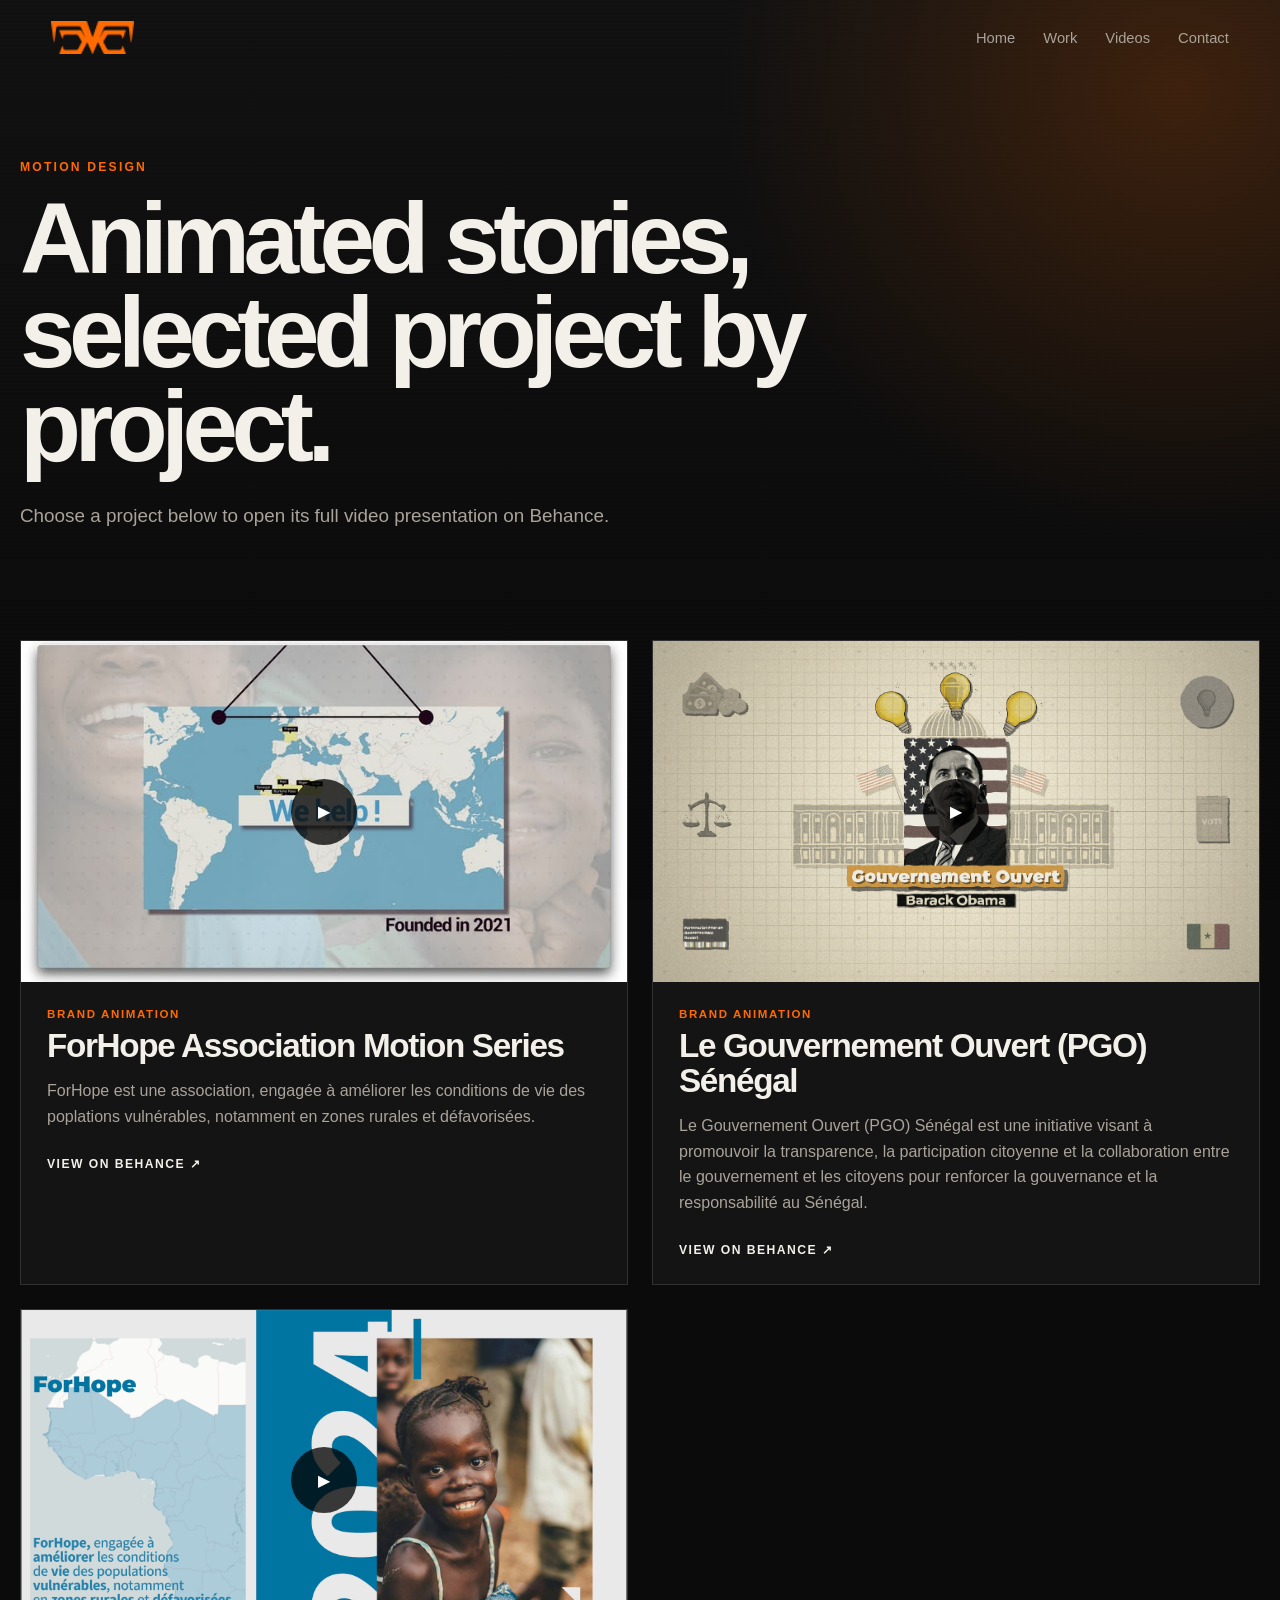
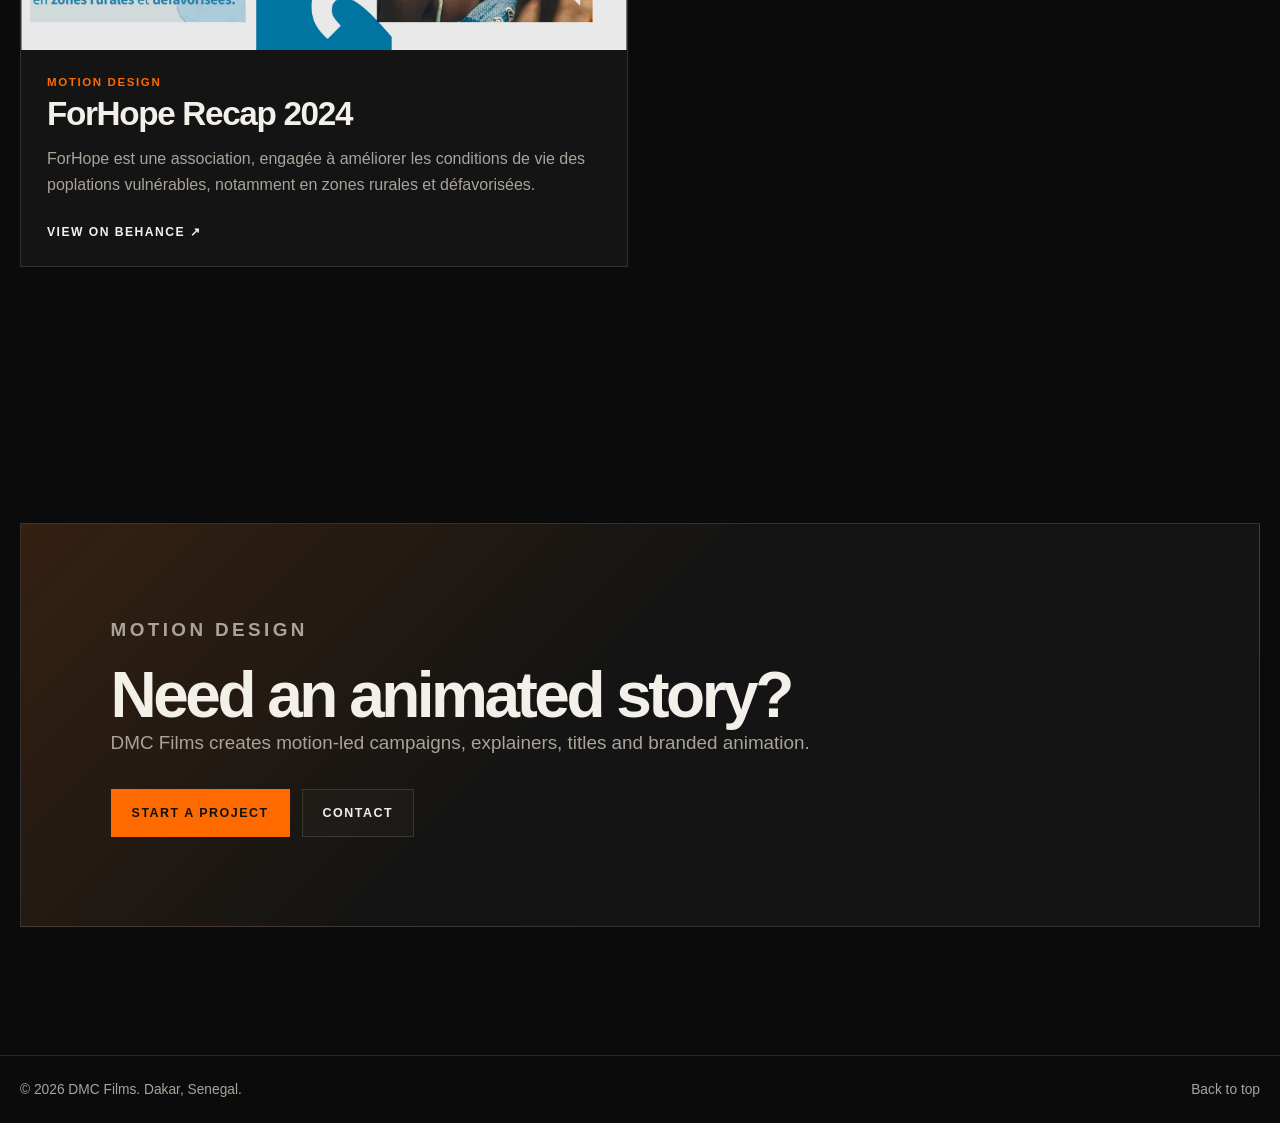
<file: motion.html>
<!DOCTYPE html>
<html lang="en">
<head>
  <meta charset="UTF-8" />
  <meta name="viewport" content="width=device-width, initial-scale=1.0" />
  <meta name="description" content="Motion design and animated stories by DMC Films." />
  <title>Animated Stories | DMC Films</title>
  <link rel="stylesheet" href="style.css" />
</head>
<body>
  <div class="site-bg" aria-hidden="true"></div>

  <header class="site-header" data-header>
    <a class="brand" href="index.html" aria-label="DMC Films">
      <img src="assets/img/logo/DMC Films Logo WebIcon.png" class="brand-logo" alt="DMC Films" />
    </a>

    <button class="nav-toggle" type="button" aria-label="Open navigation menu"
      aria-expanded="false" aria-controls="site-nav" data-nav-toggle>
      <span></span><span></span>
    </button>

    <nav class="site-nav" id="site-nav" data-nav>
      <a href="index.html">Home</a>
      <a href="index.html#work">Work</a>
      <a href="#videos">Videos</a>
      <a href="index.html#contact">Contact</a>
    </nav>
  </header>

  <main id="top">
    <section class="section motion-list-hero">
      <div class="container">
        <div class="section-heading motion-list-heading">
          <p class="eyebrow">Motion Design</p>
          <h1>Animated stories, selected project by project.</h1>
          <p class="hero-text">
            Choose a project below to open its full video presentation on Behance.
          </p>
        </div>
      </div>
    </section>

    <section class="section motion-video-section" id="videos">
      <div class="container">
        <div class="motion-video-grid" id="motion-video-grid"></div>
      </div>
    </section>

    <section class="section contact-section">
      <div class="container contact-panel">
        <p class="eyebrow">Motion Design</p>
        <h2>Need an animated story?</h2>
        <p>DMC Films creates motion-led campaigns, explainers, titles and branded animation.</p>
        <div class="contact-actions">
          <a class="btn btn-primary" href="mailto:hello@dmcfilms.com">Start a Project</a>
          <a class="btn btn-secondary" href="index.html#contact">Contact</a>
        </div>
      </div>
    </section>
  </main>

  <footer class="site-footer">
    <div class="container footer-inner">
      <p>&copy; <span data-year></span> DMC Films. Dakar, Senegal.</p>
      <a href="#top">Back to top</a>
    </div>
  </footer>

  <script src="motion-videos.js"></script>
  <script src="script.js"></script>
</body>
</html>
</file>
<file: style.css>
* {
  box-sizing: border-box;
}

:root {
  --bg: #0b0b0b;
  --panel: #141414;
  --text: #f3f0ea;
  --muted: #aaa39a;
  --line: rgba(255, 255, 255, 0.12);
  --orange: #ff6a00;
  --max-width: 1240px;
}

html {
  scroll-behavior: smooth;
}

body {
  margin: 0;
  min-height: 100vh;
  overflow-x: hidden;
  background: var(--bg);
  color: var(--text);
  font-family: Arial, Helvetica, sans-serif;
}

body.lightbox-open {
  overflow: hidden;
}

img,
video {
  max-width: 100%;
}

a {
  color: inherit;
}

button,
input,
textarea {
  font: inherit;
}

.site-bg {
  position: fixed;
  inset: 0;
  z-index: -2;
  background:
    radial-gradient(circle at 92% 10%, rgba(255, 106, 0, 0.19), transparent 32%),
    linear-gradient(180deg, #111 0%, #090909 100%);
}

.site-bg::after {
  content: "";
  position: absolute;
  inset: 0;
  opacity: 0.14;
  pointer-events: none;
  background-image: repeating-linear-gradient(
    0deg,
    rgba(255,255,255,0.04) 0,
    rgba(255,255,255,0.04) 1px,
    transparent 1px,
    transparent 4px
  );
}

.container {
  width: min(calc(100% - 40px), var(--max-width));
  margin-inline: auto;
}

.section {
  padding: clamp(72px, 10vw, 140px) 0;
}

.site-header {
  position: fixed;
  top: 0;
  left: 0;
  right: 0;
  z-index: 1000;
  display: flex;
  align-items: center;
  justify-content: space-between;
  min-height: 76px;
  padding: 0 clamp(20px, 4vw, 64px);
  border-bottom: 1px solid transparent;
  transition: background 0.25s ease, border-color 0.25s ease;
}

.site-header.is-scrolled {
  background: rgba(10, 10, 10, 0.88);
  border-color: var(--line);
  backdrop-filter: blur(14px);
}

.brand {
  display: flex;
  align-items: center;
  text-decoration: none;
  flex-shrink: 0;
}

.brand-logo {
  display: block;
  width: auto;
  height: 34px;
  object-fit: contain;
  transition: transform 0.3s ease;
}

.brand:hover .brand-logo {
  transform: scale(1.05);
}

.site-nav {
  display: flex;
  align-items: center;
  gap: 28px;
}

.site-nav a {
  color: var(--muted);
  text-decoration: none;
  font-size: 0.92rem;
  transition: color 0.2s ease;
}

.site-nav a:hover {
  color: var(--text);
}

.nav-toggle {
  display: none;
  width: 44px;
  height: 44px;
  padding: 0;
  border: 1px solid var(--line);
  background: rgba(0,0,0,0.3);
  cursor: pointer;
}

.nav-toggle span {
  display: block;
  width: 20px;
  height: 1px;
  margin: 6px auto;
  background: var(--text);
}

.hero {
  position: relative;
  display: flex;
  align-items: center;
  min-height: 100vh;
  padding-top: 130px;
}

.hero-media {
  position: absolute;
  inset: 0;
  z-index: -1;
  overflow: hidden;
}

.hero-media::before {
  content: "";
  position: absolute;
  width: 48vw;
  height: 48vw;
  right: -8vw;
  top: 18vh;
  border: 1px solid rgba(255,255,255,0.08);
  transform: rotate(18deg);
}

.scanline {
  position: absolute;
  left: 0;
  right: 0;
  top: 28%;
  height: 1px;
  background: linear-gradient(90deg, transparent, var(--orange), transparent);
  opacity: 0.35;
}

.hero-grid,
.about-grid,
.wedding-hero-grid {
  display: grid;
  grid-template-columns: minmax(0, 1.25fr) minmax(280px, 0.75fr);
  gap: clamp(36px, 8vw, 110px);
  align-items: center;
}

.eyebrow {
  margin: 0 0 18px;
  color: var(--orange);
  font-size: 0.76rem;
  font-weight: 800;
  letter-spacing: 0.18em;
  text-transform: uppercase;
}

h1,
h2,
h3,
p {
  margin-top: 0;
}

h1 {
  max-width: 900px;
  margin-bottom: 26px;
  font-size: clamp(3rem, 7.8vw, 7.4rem);
  line-height: 0.94;
  letter-spacing: -0.065em;
}

h2 {
  max-width: 850px;
  margin-bottom: 0;
  font-size: clamp(2.2rem, 5vw, 5rem);
  line-height: 0.98;
  letter-spacing: -0.055em;
}

h3 {
  margin-bottom: 10px;
  font-size: 1.25rem;
}

.hero-text,
.wedding-intro,
.about-copy p,
.contact-panel > p {
  max-width: 720px;
  color: var(--muted);
  font-size: clamp(1rem, 1.5vw, 1.18rem);
  line-height: 1.7;
}

.hero-actions,
.contact-actions {
  display: flex;
  flex-wrap: wrap;
  gap: 12px;
  margin-top: 30px;
}

.btn {
  display: inline-flex;
  align-items: center;
  justify-content: center;
  min-height: 48px;
  padding: 0 20px;
  border: 1px solid var(--line);
  text-decoration: none;
  font-size: 0.78rem;
  font-weight: 800;
  letter-spacing: 0.12em;
  text-transform: uppercase;
  transition: transform 0.2s ease, background 0.2s ease, color 0.2s ease;
}

.btn:hover {
  transform: translateY(-2px);
}

.btn-primary {
  border-color: var(--orange);
  background: var(--orange);
  color: #111;
}

.btn-secondary {
  background: rgba(255,255,255,0.02);
  color: var(--text);
}

.hero-panel {
  padding: 34px;
  border: 1px solid var(--line);
  background: rgba(255,255,255,0.025);
}

.panel-label {
  color: var(--muted);
  font-size: 0.75rem;
  letter-spacing: 0.14em;
  text-transform: uppercase;
}

.hero-panel ul {
  list-style: none;
  margin: 24px 0 0;
  padding: 0;
}

.hero-panel li {
  padding: 15px 0;
  border-top: 1px solid var(--line);
}

.section-heading {
  margin-bottom: clamp(34px, 6vw, 70px);
}

.video-shell {
  overflow: hidden;
  border: 1px solid var(--line);
  background: #050505;
}

.reel-video {
  display: block;
  width: 100%;
  aspect-ratio: 16 / 9;
  object-fit: cover;
}

.services-grid,
.process-grid {
  display: grid;
  grid-template-columns: repeat(4, minmax(0, 1fr));
  gap: 1px;
  background: var(--line);
  border: 1px solid var(--line);
}

.service-card,
.process-step {
  min-height: 260px;
  padding: 30px;
  background: var(--panel);
}

.service-card span,
.process-step span {
  color: var(--orange);
  font-size: 0.75rem;
  letter-spacing: 0.15em;
}

.service-card h3,
.process-step h3 {
  margin-top: 70px;
}

.service-card p,
.process-step p {
  color: var(--muted);
  line-height: 1.55;
}

/* ---------------------------------------------------------
   Work grid — 3 cards (Videos / Photoshoot / Motion)
   --------------------------------------------------------- */

.work-grid {
  display: grid;
  grid-template-columns: repeat(3, minmax(0, 1fr));
  gap: 22px;
}

.work-card {
  overflow: hidden;
  border: 1px solid var(--line);
  background: var(--panel);
}

.work-card > img,
.work-card-link > img,
.video-thumbnail img {
  display: block;
  width: 100%;
  aspect-ratio: 16 / 10;
  object-fit: cover;
  transition: transform 0.55s ease;
}

.work-card:hover img {
  transform: scale(1.035);
}

.work-card-link {
  display: block;
  color: inherit;
  text-decoration: none;
}

.work-card-content {
  padding: 22px;
}

.work-card-content p {
  margin-bottom: 7px;
  color: var(--orange);
  font-size: 0.72rem;
  letter-spacing: 0.13em;
  text-transform: uppercase;
}

.video-thumbnail {
  position: relative;
  overflow: hidden;
}

.play-button {
  position: absolute;
  inset: 50% auto auto 50%;
  display: grid;
  place-items: center;
  width: 66px;
  height: 66px;
  border-radius: 50%;
  background: rgba(0,0,0,0.7);
  transform: translate(-50%, -50%);
  transition: transform 0.25s ease, background 0.25s ease;
}

.work-card:hover .play-button {
  background: var(--orange);
  transform: translate(-50%, -50%) scale(1.08);
}

.about-section {
  border-top: 1px solid var(--line);
  border-bottom: 1px solid var(--line);
}

.contact-panel {
  padding: clamp(36px, 7vw, 90px);
  border: 1px solid var(--line);
  background:
    linear-gradient(135deg, rgba(255,106,0,0.14), transparent 45%),
    var(--panel);
}

.site-footer {
  padding: 26px 0;
  border-top: 1px solid var(--line);
}

.footer-inner {
  display: flex;
  justify-content: space-between;
  gap: 24px;
  color: var(--muted);
  font-size: 0.86rem;
}

.footer-inner p {
  margin: 0;
}

.footer-inner a {
  text-decoration: none;
}

/* ---------------------------------------------------------
   Wedding / gallery project pages
   --------------------------------------------------------- */

.wedding-hero {
  min-height: 92vh;
  padding-top: 130px;
}

.wedding-copy h1 {
  max-width: 760px;
}

.wedding-cover {
  overflow: hidden;
  min-height: 620px;
  border: 1px solid var(--line);
}

.wedding-cover img {
  display: block;
  width: 100%;
  height: 100%;
  min-height: 620px;
  object-fit: cover;
}

.wedding-gallery {
  column-count: 3;
  column-gap: 16px;
}

.gallery-item {
  display: block;
  width: 100%;
  margin: 0 0 16px;
  padding: 0;
  break-inside: avoid;
  border: 0;
  background: transparent;
  cursor: zoom-in;
}

.gallery-item img {
  display: block;
  width: 100%;
  height: auto;
  border: 1px solid var(--line);
  transition: transform 0.3s ease, filter 0.3s ease;
}

.gallery-item:hover img {
  transform: scale(0.995);
  filter: brightness(0.82);
}

.gallery-lightbox {
  position: fixed;
  inset: 0;
  z-index: 5000;
  display: flex;
  align-items: center;
  justify-content: center;
  padding: 76px 90px;
  background: rgba(0,0,0,0.96);
}

.gallery-lightbox[hidden] {
  display: none;
}

.lightbox-content {
  display: flex;
  flex-direction: column;
  align-items: center;
  max-width: 100%;
  max-height: 100%;
}

.lightbox-content img {
  max-width: 88vw;
  max-height: 82vh;
  object-fit: contain;
}

.lightbox-counter {
  margin: 12px 0 0;
  color: var(--muted);
  letter-spacing: 0.12em;
}

.lightbox-close,
.lightbox-arrow {
  position: absolute;
  z-index: 2;
  border: 1px solid rgba(255,255,255,0.25);
  background: rgba(0,0,0,0.38);
  color: white;
  cursor: pointer;
}

.lightbox-close {
  top: 20px;
  right: 24px;
  width: 50px;
  height: 50px;
  border-radius: 50%;
  font-size: 2rem;
}

.lightbox-arrow {
  top: 50%;
  width: 54px;
  height: 72px;
  font-size: 2.5rem;
  transform: translateY(-50%);
}

.lightbox-previous {
  left: 20px;
}

.lightbox-next {
  right: 20px;
}

/* Reveal animation */

.reveal {
  opacity: 0;
  transform: translateY(22px);
  transition:
    opacity 0.75s ease var(--delay, 0ms),
    transform 0.75s ease var(--delay, 0ms);
}

.reveal.is-visible {
  opacity: 1;
  transform: translateY(0);
}

/* ---------------------------------------------------------
   Motion project listing
   --------------------------------------------------------- */

.motion-list-hero {
  padding-top: 160px;
  padding-bottom: 70px;
}

.motion-list-heading {
  max-width: 980px;
  margin-bottom: 0;
}

.motion-video-section {
  padding-top: 20px;
}

.motion-video-grid {
  display: grid;
  grid-template-columns: repeat(2, minmax(0, 1fr));
  gap: 24px;
}

.motion-video-card {
  display: block;
  overflow: hidden;
  border: 1px solid var(--line);
  background: var(--panel);
  color: inherit;
  text-decoration: none;
  transition: transform 0.3s ease, border-color 0.3s ease;
}

.motion-video-card:not(.is-disabled):hover {
  transform: translateY(-5px);
  border-color: rgba(255, 106, 0, 0.6);
}

.motion-video-card.is-disabled {
  opacity: 0.55;
}

.motion-video-thumbnail {
  position: relative;
  overflow: hidden;
  aspect-ratio: 16 / 9;
  background: linear-gradient(135deg, rgba(255,106,0,0.16), transparent), #080808;
}

.motion-video-thumbnail img {
  display: block;
  width: 100%;
  height: 100%;
  object-fit: cover;
  transition: transform 0.5s ease, filter 0.5s ease;
}

.motion-video-card:not(.is-disabled):hover .motion-video-thumbnail img {
  transform: scale(1.035);
  filter: brightness(0.8);
}

.motion-video-thumbnail.thumbnail-missing::before {
  content: "Add thumbnail";
  position: absolute;
  inset: 0;
  display: grid;
  place-items: center;
  color: var(--muted);
  font-size: 0.78rem;
  letter-spacing: 0.14em;
  text-transform: uppercase;
}

.motion-video-play {
  position: absolute;
  left: 50%;
  top: 50%;
  display: grid;
  place-items: center;
  width: 66px;
  height: 66px;
  border-radius: 50%;
  background: rgba(0,0,0,0.76);
  color: #fff;
  transform: translate(-50%, -50%);
}

.motion-video-card:not(.is-disabled):hover .motion-video-play {
  background: var(--orange);
  color: #111;
}

.motion-video-content {
  padding: 26px;
}

.motion-video-category {
  margin-bottom: 9px;
  color: var(--orange);
  font-size: 0.72rem;
  font-weight: 800;
  letter-spacing: 0.14em;
  text-transform: uppercase;
}

.motion-video-content h2 {
  margin-bottom: 14px;
  font-size: clamp(1.5rem, 2.6vw, 2.35rem);
  line-height: 1.05;
  letter-spacing: -0.04em;
}

.motion-video-description {
  min-height: 52px;
  margin-bottom: 24px;
  color: var(--muted);
  line-height: 1.6;
}

.motion-video-action {
  color: var(--text);
  font-size: 0.76rem;
  font-weight: 800;
  letter-spacing: 0.12em;
  text-transform: uppercase;
}

.motion-video-card.is-disabled .motion-video-action {
  color: var(--muted);
}

/* ---------------------------------------------------------
   Photography category cards
   --------------------------------------------------------- */

.photo-categories {
  display: grid;
  grid-template-columns: repeat(auto-fit, minmax(260px, 1fr));
  gap: 1.5rem;
  margin-top: 2rem;
}

.photo-category-card {
  all: unset;
  cursor: pointer;
  display: flex;
  flex-direction: column;
  background: rgba(255, 255, 255, 0.02);
  border: 1px solid rgba(255, 255, 255, 0.08);
  border-radius: 12px;
  overflow: hidden;
  transition: transform .35s ease, border-color .35s ease, box-shadow .35s ease;
  text-align: left;
}

.photo-category-card.is-disabled {
  cursor: default;
  opacity: 0.6;
}

.photo-category-card:not(.is-disabled):focus-visible {
  outline: 2px solid var(--orange);
  outline-offset: 3px;
}

.photo-category-card:not(.is-disabled):hover {
  transform: translateY(-4px);
  border-color: rgba(255, 255, 255, 0.25);
  box-shadow: 0 20px 40px rgba(0, 0, 0, 0.35);
}

.category-image {
  position: relative;
  aspect-ratio: 4 / 3;
  overflow: hidden;
}

.category-image img {
  width: 100%;
  height: 100%;
  object-fit: cover;
  display: block;
  transition: transform .6s ease;
}

.photo-category-card:not(.is-disabled):hover .category-image img {
  transform: scale(1.06);
}

.category-badge {
  position: absolute;
  top: 12px;
  right: 12px;
  padding: 6px 10px;
  font-size: 0.7rem;
  letter-spacing: 0.12em;
  text-transform: uppercase;
  background: rgba(0, 0, 0, 0.72);
  color: #fff;
  border-radius: 999px;
}

.category-info {
  padding: 1.25rem 1.25rem 1.5rem;
}

.category-info h3 {
  margin: 0 0 .5rem;
  font-size: 1.15rem;
}

.category-info p {
  margin: 0 0 1rem;
  opacity: .75;
  font-size: .95rem;
  line-height: 1.5;
  color: var(--muted);
}

.category-link {
  font-size: .85rem;
  letter-spacing: .05em;
  text-transform: uppercase;
  opacity: .9;
  color: var(--orange);
}

.back-to-categories {
  all: unset;
  cursor: pointer;
  font-size: .85rem;
  letter-spacing: .05em;
  text-transform: uppercase;
  opacity: .7;
  margin-bottom: 1rem;
  display: inline-block;
  transition: opacity .2s ease;
}

.back-to-categories:hover { opacity: 1; }
.back-to-categories:focus-visible {
  outline: 2px solid var(--orange);
  outline-offset: 3px;
}

/* ---------------------------------------------------------
   Responsive
   --------------------------------------------------------- */

@media (max-width: 980px) {
  .services-grid,
  .process-grid {
    grid-template-columns: repeat(2, minmax(0, 1fr));
  }

  .hero-grid,
  .about-grid,
  .wedding-hero-grid {
    grid-template-columns: 1fr;
  }

  .wedding-cover,
  .wedding-cover img {
    min-height: 520px;
  }

  .wedding-gallery {
    column-count: 2;
  }

  .work-grid {
    grid-template-columns: repeat(2, minmax(0, 1fr));
  }
}

@media (max-width: 760px) {
  .brand-logo {
    height: 30px;
  }

  .site-header {
    min-height: 68px;
  }

  .nav-toggle {
    display: block;
  }

  .site-nav {
    position: absolute;
    top: 68px;
    left: 16px;
    right: 16px;
    display: none;
    flex-direction: column;
    align-items: stretch;
    gap: 0;
    padding: 10px;
    border: 1px solid var(--line);
    background: rgba(10,10,10,0.97);
  }

  .site-nav.is-open {
    display: flex;
  }

  .site-nav a {
    padding: 14px;
    border-bottom: 1px solid var(--line);
  }

  .work-grid,
  .services-grid,
  .process-grid {
    grid-template-columns: 1fr;
  }

  .wedding-gallery {
    column-count: 1;
  }

  .gallery-lightbox {
    padding: 72px 14px 84px;
  }

  .lightbox-content img {
    max-width: 100%;
    max-height: 72vh;
  }

  .lightbox-arrow {
    top: auto;
    bottom: 18px;
    width: 58px;
    height: 46px;
    transform: none;
  }

  .lightbox-previous {
    left: calc(50% - 70px);
  }

  .lightbox-next {
    right: calc(50% - 70px);
  }

  .footer-inner {
    flex-direction: column;
  }

  .motion-list-hero {
    padding-top: 125px;
  }

  .motion-video-grid {
    grid-template-columns: 1fr;
  }
}
</file>
